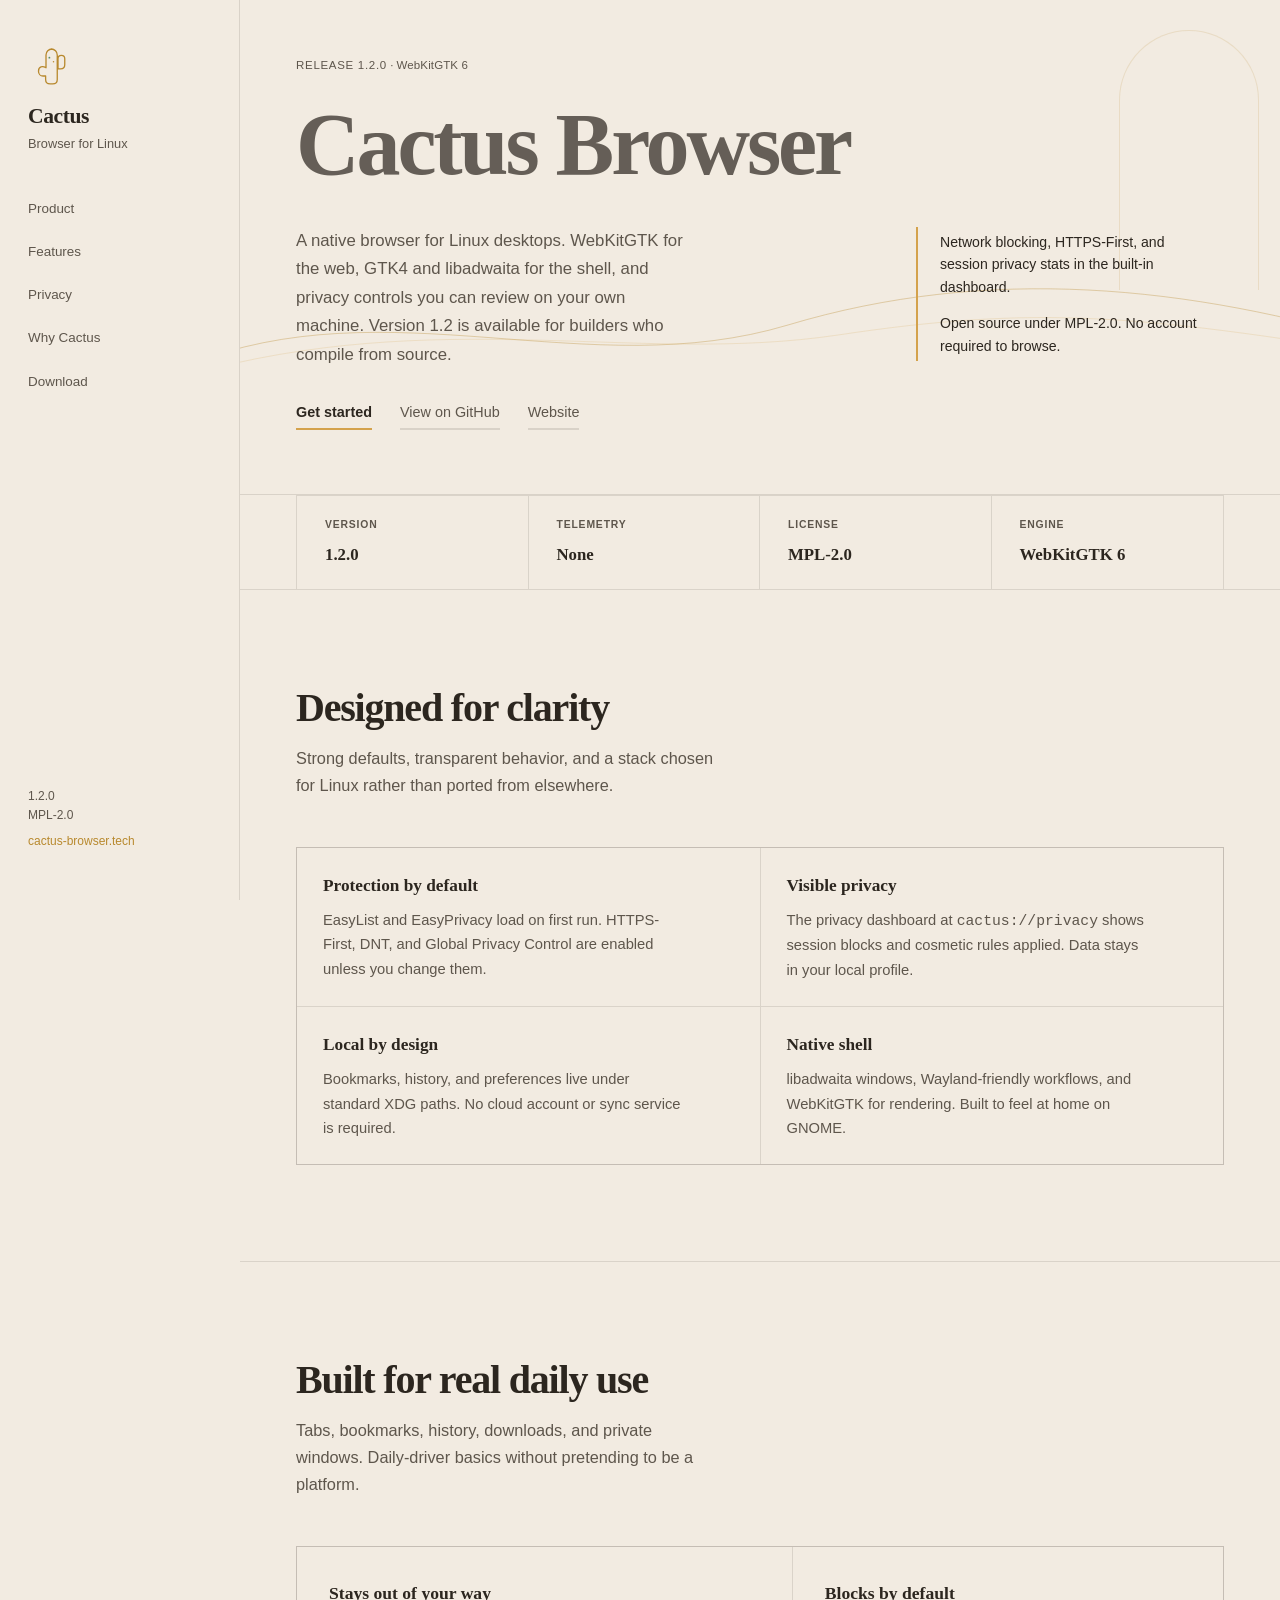
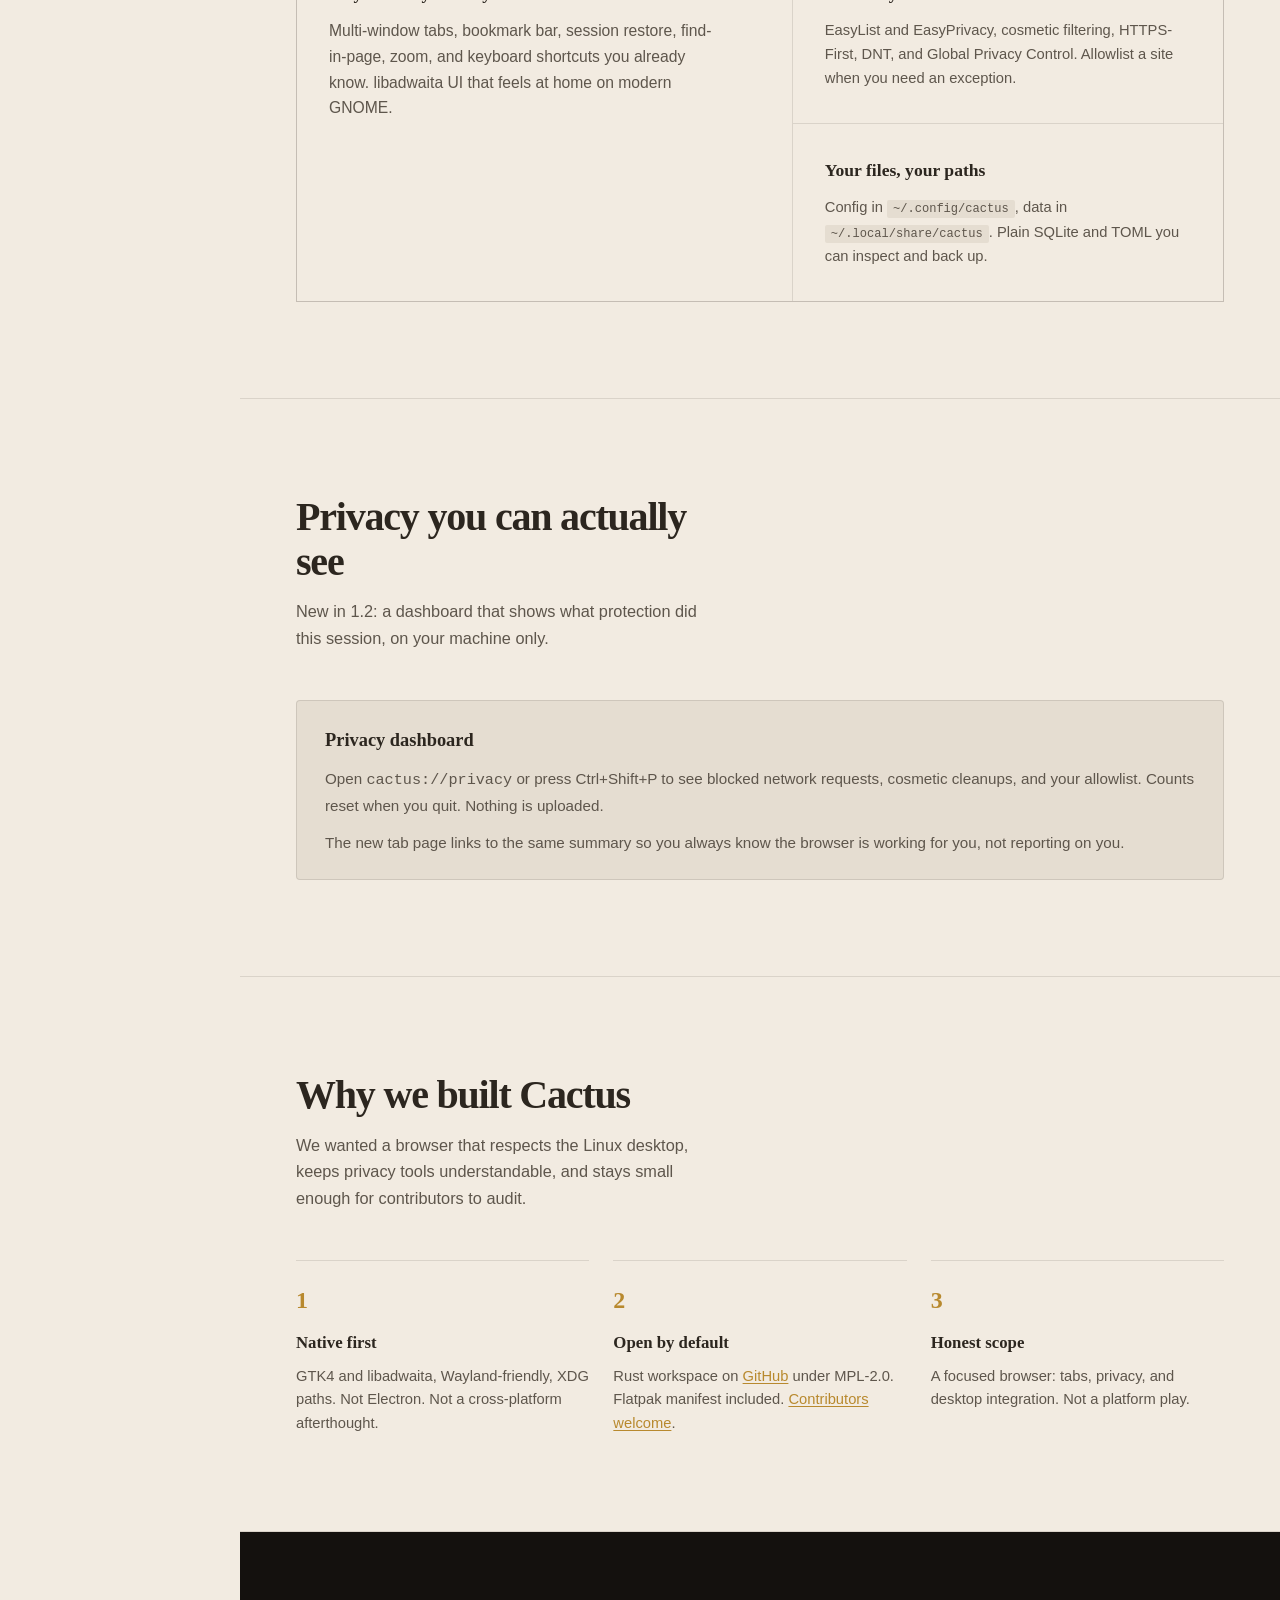
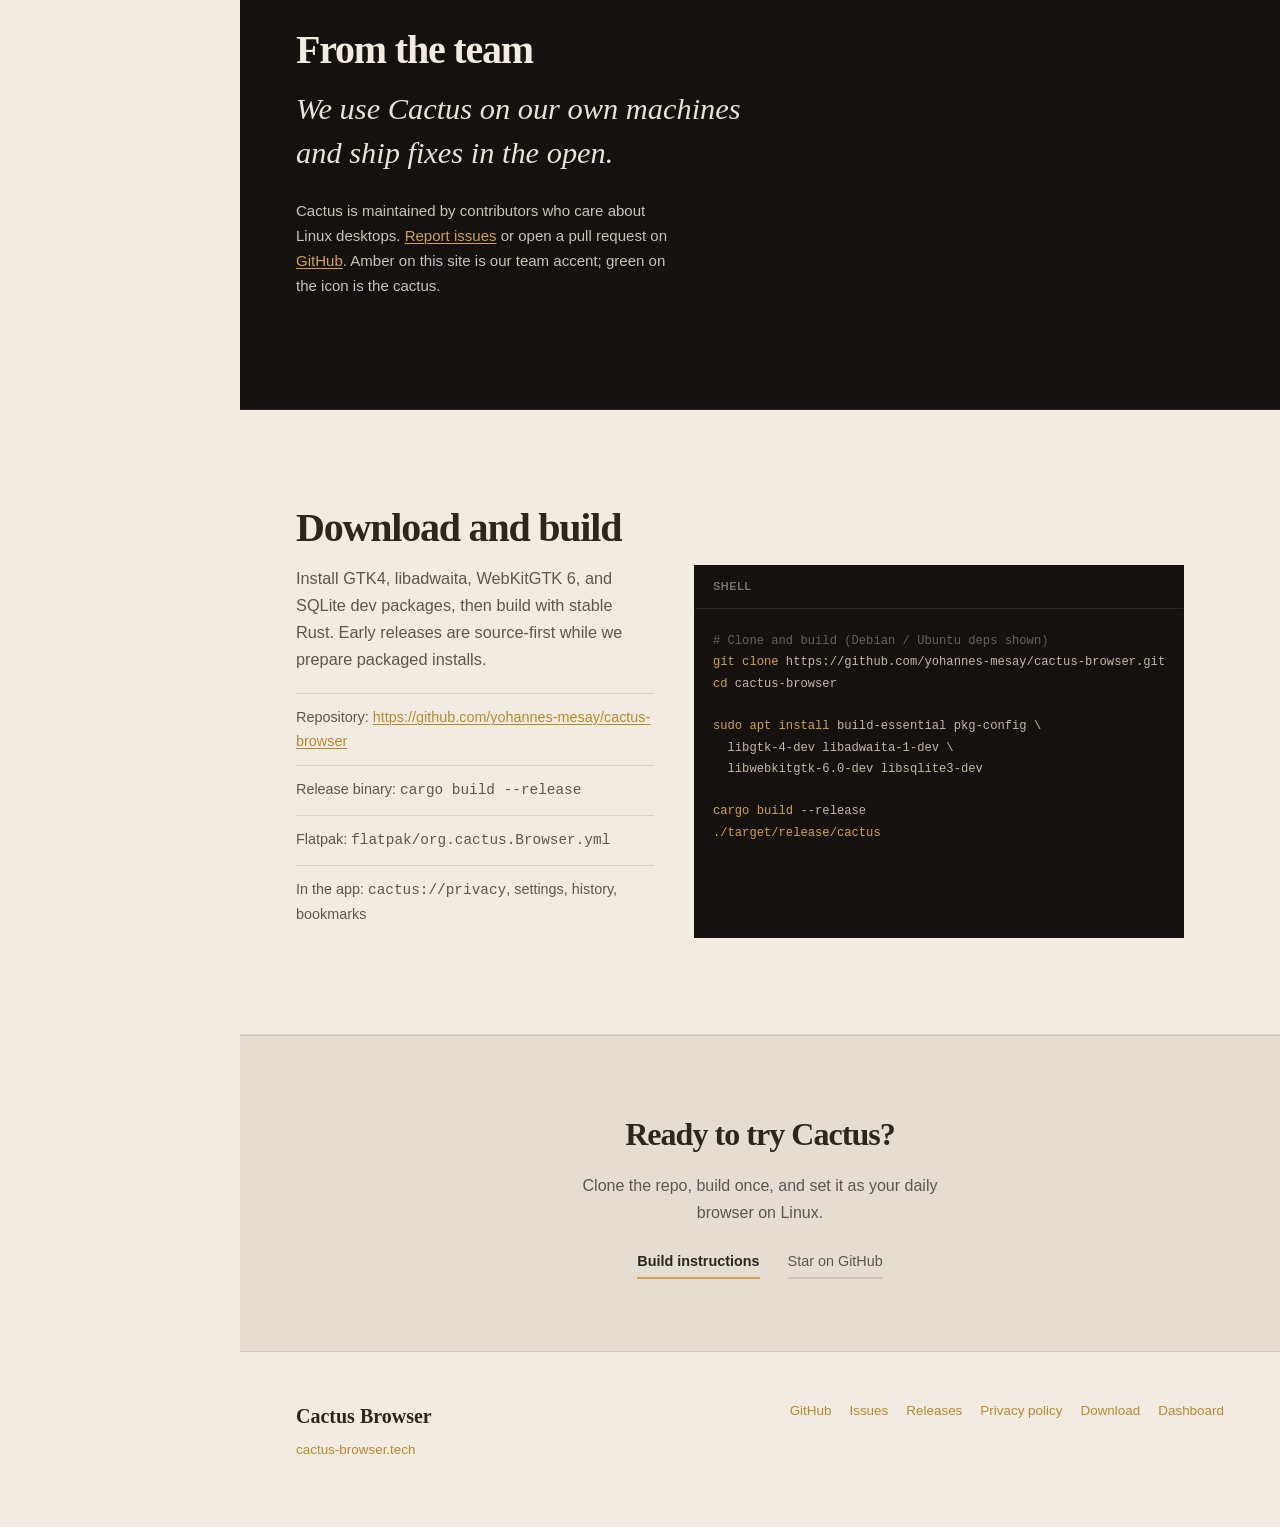
<file: resources/index.html>
<!DOCTYPE html>
<html lang="en">
<head>
  <meta charset="utf-8"/>
  <meta http-equiv="refresh" content="0; url=landing.html"/>
  <link rel="canonical" href="https://cactus-browser.tech/"/>
  <title>Cactus Browser</title>
</head>
<body>
  <p><a href="landing.html">Cactus Browser</a></p>
</body>
</html>
</file>
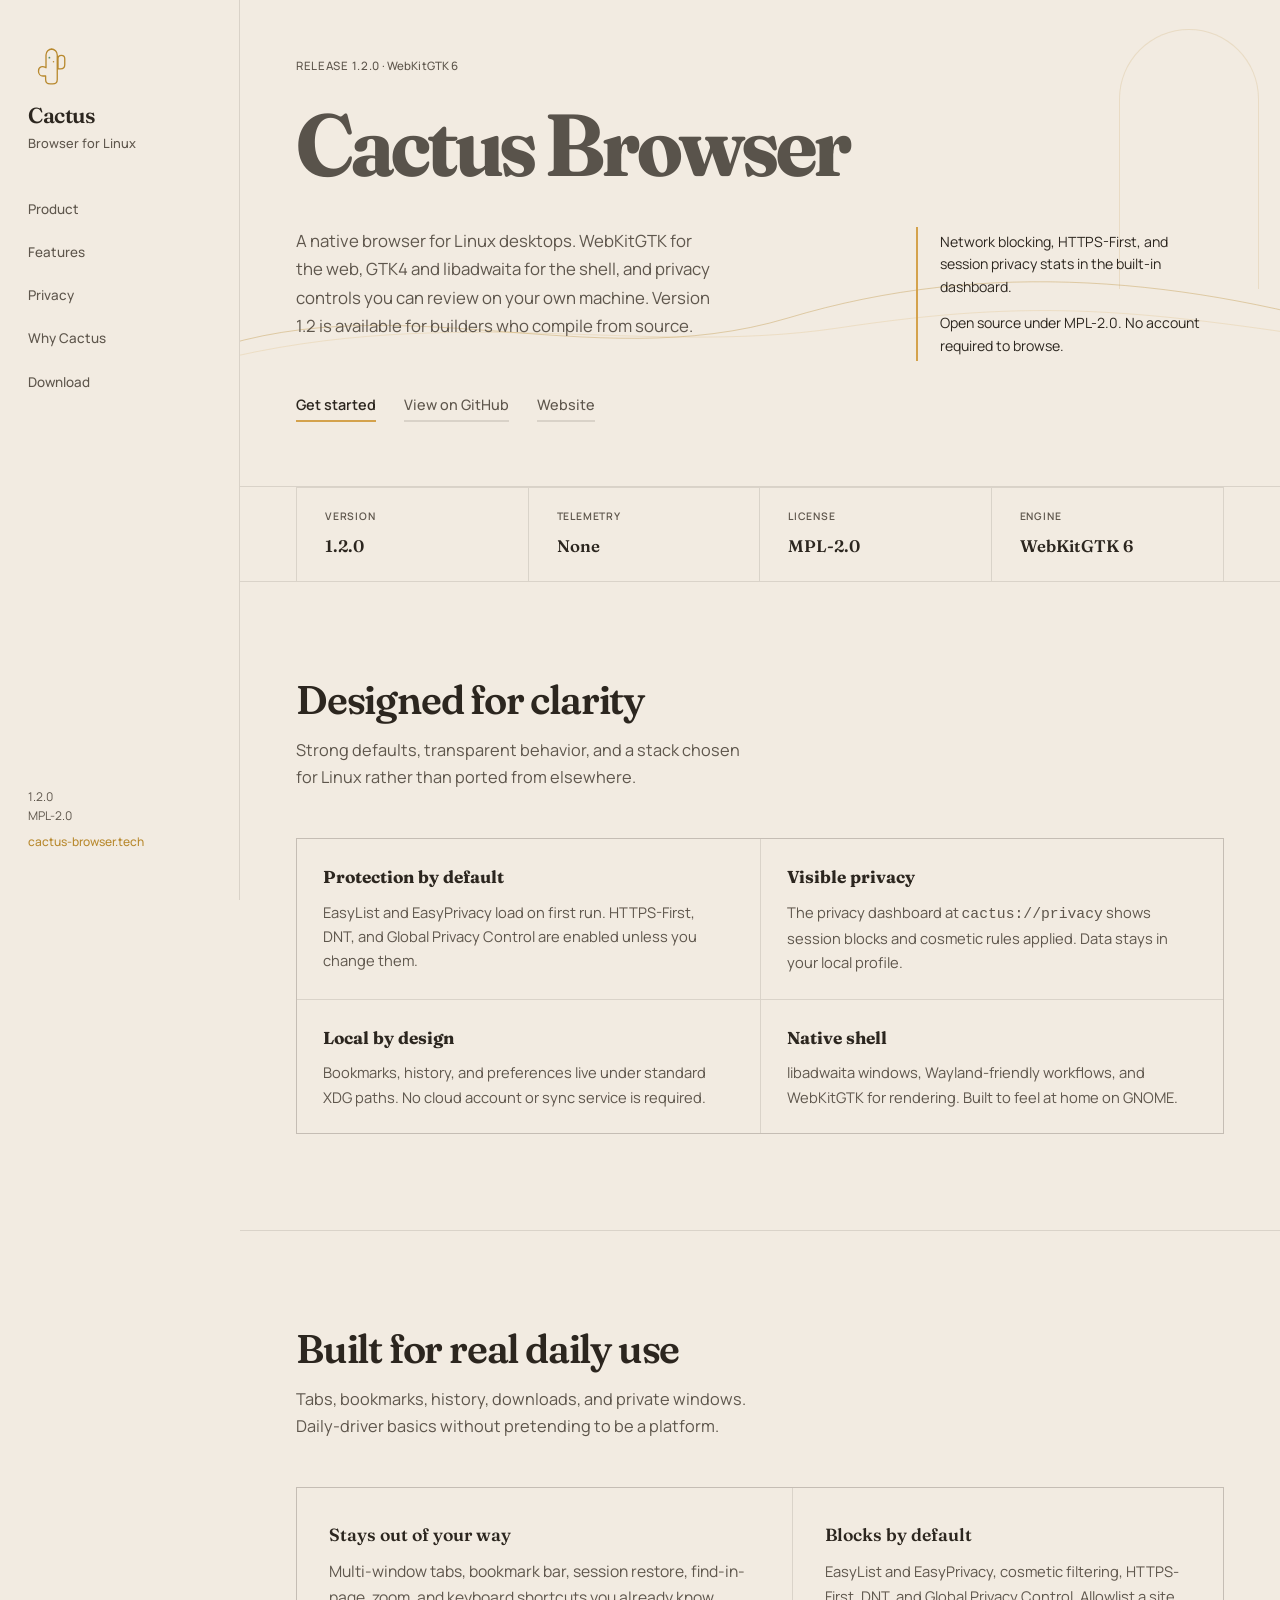
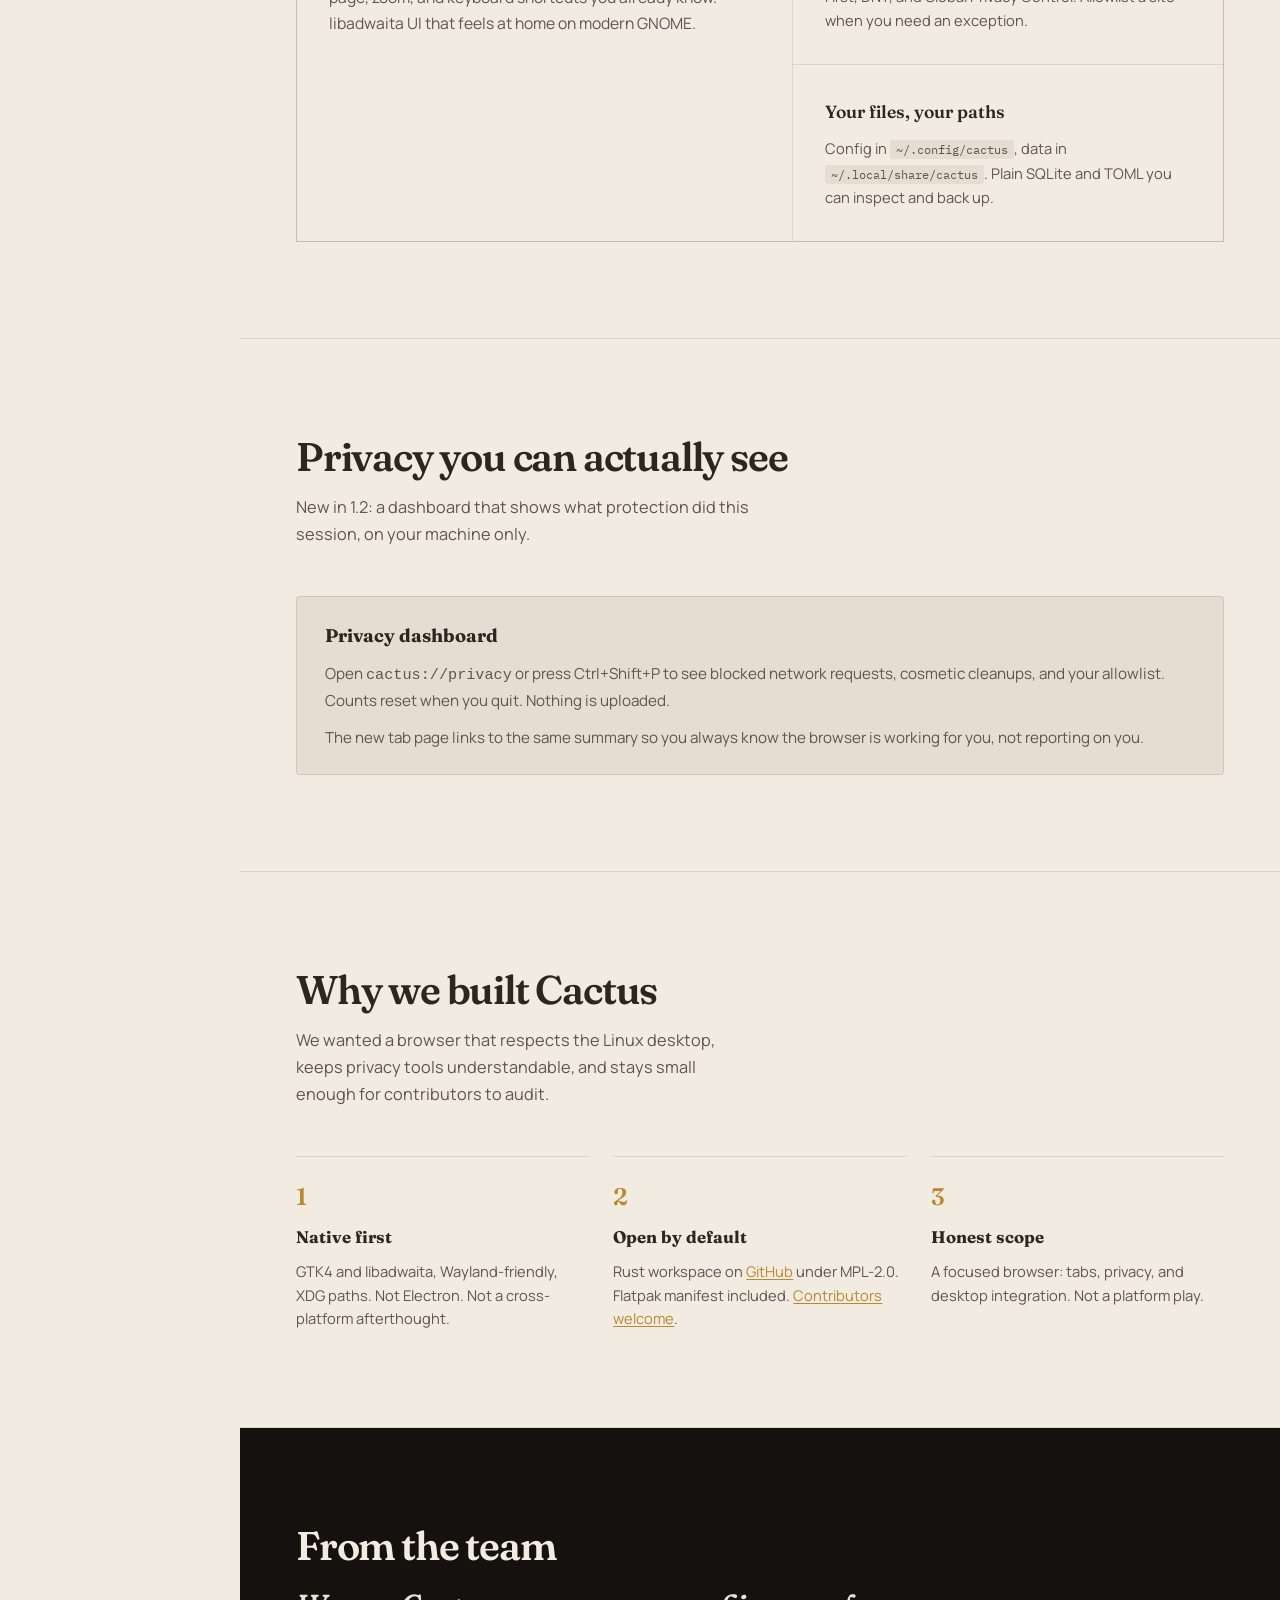
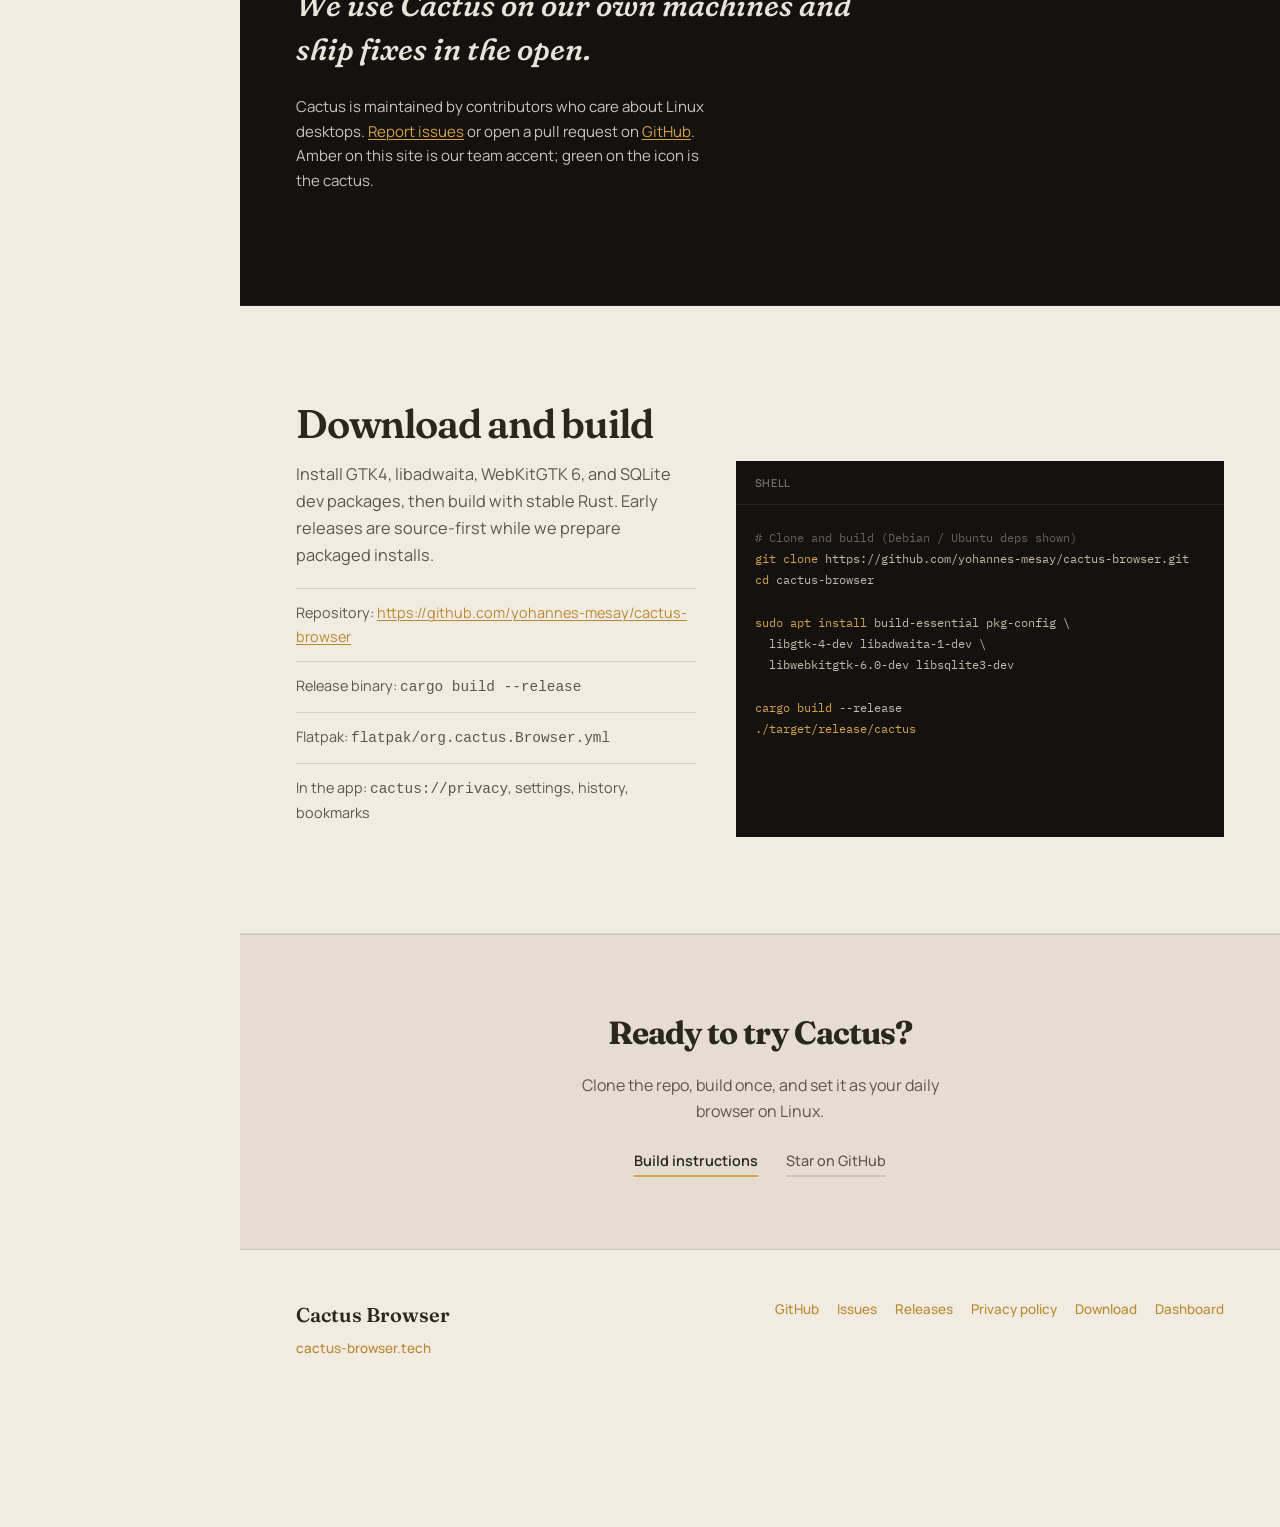
<file: resources/about.html>
<!DOCTYPE html>
<html lang="en">
<head>
  <meta charset="utf-8"/>
  <meta http-equiv="refresh" content="0; url=landing.html"/>
  <title>About Cactus</title>
</head>
<body>
  <p><a href="landing.html">Cactus project page</a></p>
</body>
</html>
</file>
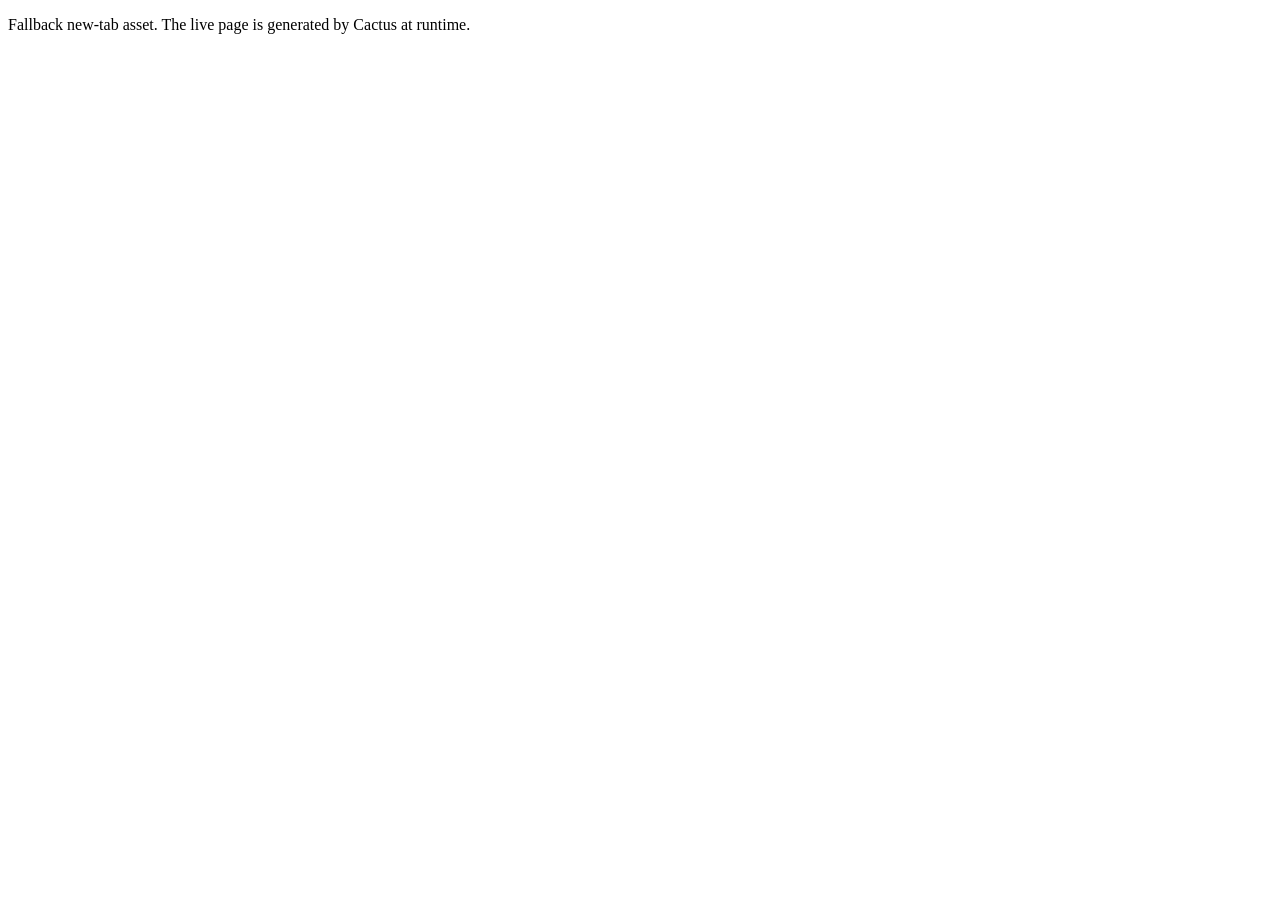
<file: resources/newtab.html>
<!DOCTYPE html>
<html lang="en">
<head>
  <meta charset="utf-8"/>
  <title>New Tab</title>
  <meta name="viewport" content="width=device-width, initial-scale=1"/>
</head>
<body>
  <p>Fallback new-tab asset. The live page is generated by Cactus at runtime.</p>
</body>
</html>
</file>
